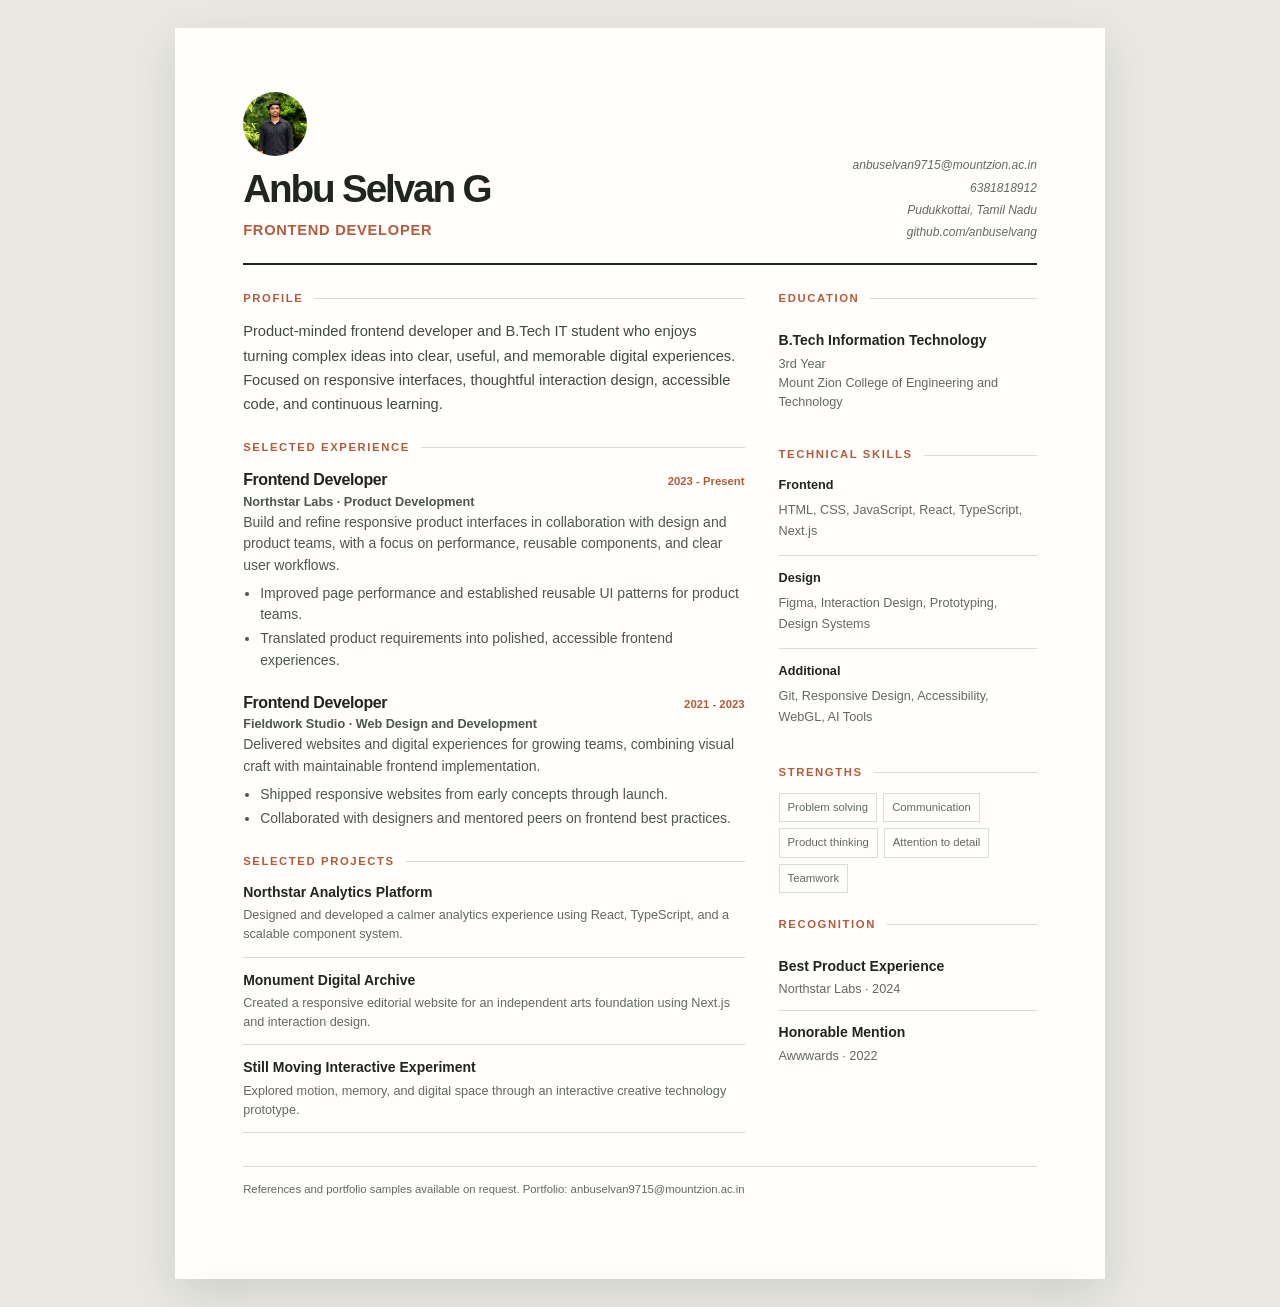
<file: resume.html>
<!DOCTYPE html>
<html lang="en">
<head>
	<meta charset="UTF-8">
	<meta name="viewport" content="width=device-width, initial-scale=1.0">
	<meta name="description" content="Resume of Anbu Selvan G, frontend developer and B.Tech IT student.">
	<title>Anbu Selvan G | Resume</title>
	<style>
		:root { --ink: #202522; --muted: #626a65; --accent: #b45b3d; --line: #d9ddd7; --paper: #fffefa; }
	body { margin: 0; background: #e9e8e3; color: var(--ink); font-family: Arial, Helvetica, sans-serif; font-size: 10.5pt; line-height: 1.52; }
	.resume { width: 210mm; min-height: 297mm; margin: 28px auto; padding: 17mm 18mm; background: var(--paper); box-shadow: 0 16px 45px rgba(28, 35, 30, .12); }
	.top { display: flex; justify-content: space-between; gap: 40px; padding-bottom: 22px; border-bottom: 2px solid var(--ink); }
	.name { margin: 0; font-size: 29pt; line-height: 1; letter-spacing: -.055em; font-weight: 800; }
	 .profile-photo { width: 64px; height: 64px; margin-bottom: 14px; border-radius: 50%; object-fit: cover; object-position: center 34%; display: block; }
	.role { margin: 10px 0 0; color: var(--accent); font-size: 11pt; font-weight: 700; letter-spacing: .05em; text-transform: uppercase; }
	.contact { align-self: end; display: grid; gap: 4px; text-align: right; color: var(--muted); font-size: 9pt; }
	.contact a { color: inherit; text-decoration: none; }
	.contact a:hover { color: var(--accent); }
	.layout { display: grid; grid-template-columns: 1.65fr .85fr; gap: 34px; padding-top: 25px; }
	.section { margin-bottom: 23px; }
	.section-title { display: flex; align-items: center; gap: 11px; margin: 0 0 12px; color: var(--accent); font-size: 8.5pt; letter-spacing: .14em; text-transform: uppercase; }
	.section-title::after { content: ''; height: 1px; flex: 1; background: var(--line); }
	.summary { margin: 0; color: #404844; font-size: 11pt; line-height: 1.65; }
	.entry { margin-bottom: 20px; }
	.entry:last-child { margin-bottom: 0; }
	.entry-head { display: flex; justify-content: space-between; gap: 14px; align-items: baseline; }
	.entry h3 { margin: 0; font-size: 12pt; letter-spacing: -.025em; }
	.date { color: var(--accent); font-size: 8.5pt; font-weight: 700; white-space: nowrap; }
	.org { margin: 3px 0 7px; color: var(--muted); font-size: 9.5pt; font-weight: 700; }
	.entry p { margin: 0; color: #4d5651; }
	ul { margin: 7px 0 0; padding-left: 17px; color: #4d5651; }
	li { margin: 3px 0; }
	.skill-group { padding: 0 0 13px; margin-bottom: 13px; border-bottom: 1px solid var(--line); }
	.skill-group:last-child { border-bottom: 0; }
	.skill-group h3 { margin: 0 0 5px; font-size: 9.5pt; }
	.skill-group p { margin: 0; color: var(--muted); font-size: 9.5pt; line-height: 1.65; }
	.project { padding: 12px 0; border-bottom: 1px solid var(--line); }
	.project:first-of-type { padding-top: 0; }
	.project h3 { margin: 0 0 3px; font-size: 10.5pt; }
	.project p { margin: 0; color: var(--muted); font-size: 9.5pt; }
	.credential { padding: 11px 0; border-bottom: 1px solid var(--line); }
	.credential:last-child { border-bottom: 0; }
	.credential h3 { margin: 0 0 3px; font-size: 10.5pt; }
	.credential p { margin: 0; color: var(--muted); font-size: 9.5pt; }
	.keywords { display: flex; flex-wrap: wrap; gap: 6px; }
	.keyword { padding: 5px 8px; border: 1px solid var(--line); color: var(--muted); font-size: 8.5pt; }
	.footer { margin-top: 10px; padding-top: 14px; border-top: 1px solid var(--line); color: var(--muted); font-size: 8.5pt; }
	@media (max-width: 800px) { body { background: var(--paper); } .resume { width: 100%; min-height: 100vh; margin: 0; padding: 32px 24px; box-shadow: none; } .top, .layout { display: block; } .contact { margin-top: 20px; text-align: left; } .layout { padding-top: 24px; } .side { margin-top: 30px; } .entry-head { display: block; } .date { display: block; margin-top: 3px; } }
		@media print { body { background: white; } .resume { width: auto; min-height: auto; margin: 0; padding: 0; box-shadow: none; } a { color: inherit; } }
	</style>
</head>
<body>
	<article class="resume">
		<header class="top">
			<div>
				<img class="profile-photo" src="profile.jpg" alt="Portrait of Anbu Selvan G">
				<h1 class="name">Anbu Selvan G</h1>
				<p class="role">Frontend Developer</p>
			</div>
			<address class="contact">
				<a href="mailto:anbuselvan9715@mountzion.ac.in">anbuselvan9715@mountzion.ac.in</a>
	<a href="tel:6381818912">6381818912</a>
	<span>Pudukkottai, Tamil Nadu</span>
	<a href="https://github.com/anbuselvang">github.com/anbuselvang</a>
			</address>
		</header>

		<div class="layout">
			<main>
				<section class="section">
					<h2 class="section-title">Profile</h2>
					<p class="summary">Product-minded frontend developer and B.Tech IT student who enjoys turning complex ideas into clear, useful, and memorable digital experiences. Focused on responsive interfaces, thoughtful interaction design, accessible code, and continuous learning.</p>
				</section>

				<section class="section">
					<h2 class="section-title">Selected Experience</h2>
					<article class="entry">
						<div class="entry-head"><h3>Frontend Developer</h3><span class="date">2023 - Present</span></div>
			<p class="org">Northstar Labs · Product Development</p>
			<p>Build and refine responsive product interfaces in collaboration with design and product teams, with a focus on performance, reusable components, and clear user workflows.</p>
			<ul><li>Improved page performance and established reusable UI patterns for product teams.</li><li>Translated product requirements into polished, accessible frontend experiences.</li></ul>
					</article>
					<article class="entry">
						<div class="entry-head"><h3>Frontend Developer</h3><span class="date">2021 - 2023</span></div>
			<p class="org">Fieldwork Studio · Web Design and Development</p>
			<p>Delivered websites and digital experiences for growing teams, combining visual craft with maintainable frontend implementation.</p>
			<ul><li>Shipped responsive websites from early concepts through launch.</li><li>Collaborated with designers and mentored peers on frontend best practices.</li></ul>
					</article>
				</section>

				<section class="section">
		  <h2 class="section-title">Selected Projects</h2>
		  <article class="project"><h3>Northstar Analytics Platform</h3><p>Designed and developed a calmer analytics experience using React, TypeScript, and a scalable component system.</p></article>
		  <article class="project"><h3>Monument Digital Archive</h3><p>Created a responsive editorial website for an independent arts foundation using Next.js and interaction design.</p></article>
					<article class="project"><h3>Still Moving Interactive Experiment</h3><p>Explored motion, memory, and digital space through an interactive creative technology prototype.</p></article>
				</section>
			</main>
			<aside class="side">
				<section class="section">
					<h2 class="section-title">Education</h2>
					<div class="credential"><h3>B.Tech Information Technology</h3><p>3rd Year</p><p>Mount Zion College of Engineering and Technology</p></div>
				</section>
				<section class="section">
		  <h2 class="section-title">Technical Skills</h2>
		  <div class="skill-group"><h3>Frontend</h3><p>HTML, CSS, JavaScript, React, TypeScript, Next.js</p></div>
		  <div class="skill-group"><h3>Design</h3><p>Figma, Interaction Design, Prototyping, Design Systems</p></div>
					<div class="skill-group"><h3>Additional</h3><p>Git, Responsive Design, Accessibility, WebGL, AI Tools</p></div>
				</section>
				<section class="section">
					<h2 class="section-title">Strengths</h2>
					<div class="keywords"><span class="keyword">Problem solving</span><span class="keyword">Communication</span><span class="keyword">Product thinking</span><span class="keyword">Attention to detail</span><span class="keyword">Teamwork</span></div>
				</section>
				<section class="section">
					<h2 class="section-title">Recognition</h2>
					<div class="credential"><h3>Best Product Experience</h3><p>Northstar Labs · 2024</p></div>
					<div class="credential"><h3>Honorable Mention</h3><p>Awwwards · 2022</p></div>
				</section>
			</aside>
		</div>
		<footer class="footer">References and portfolio samples available on request. Portfolio: anbuselvan9715@mountzion.ac.in</footer>
	</article>
</body>
</html>
</file>
